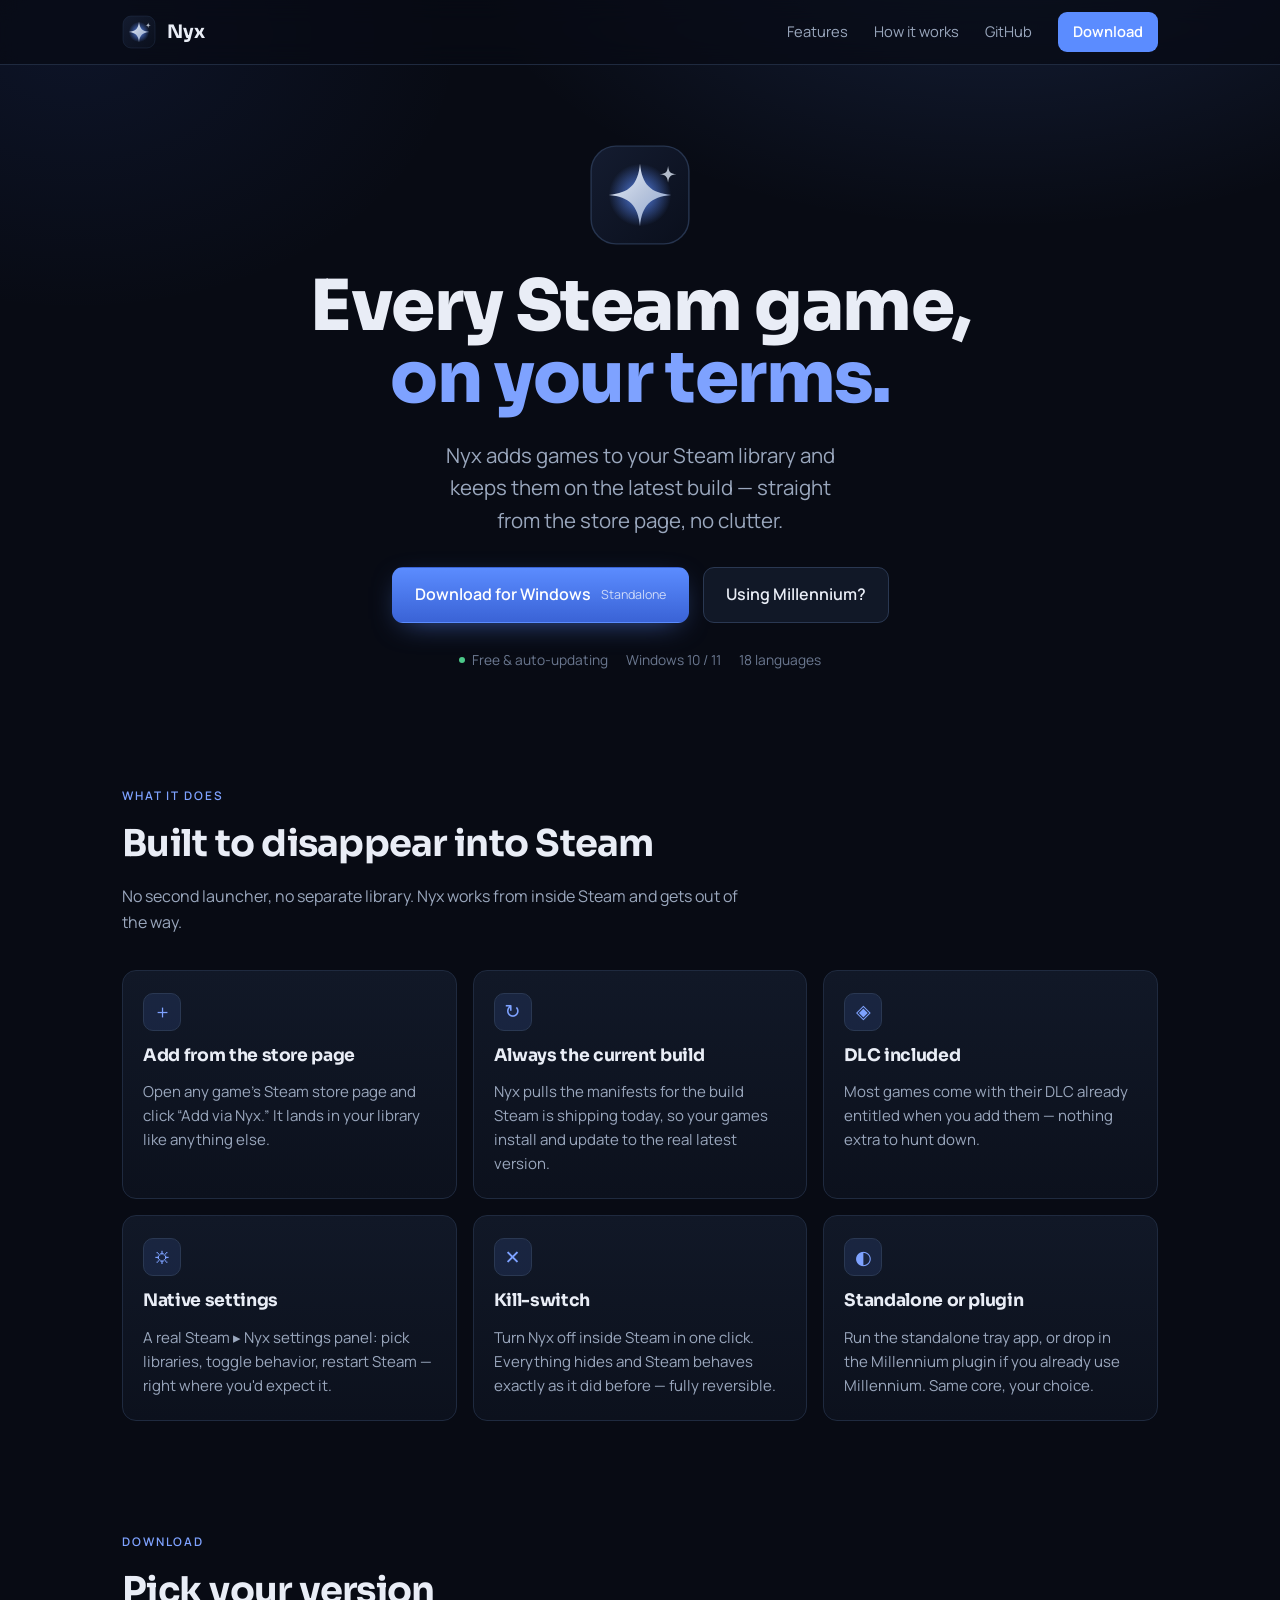
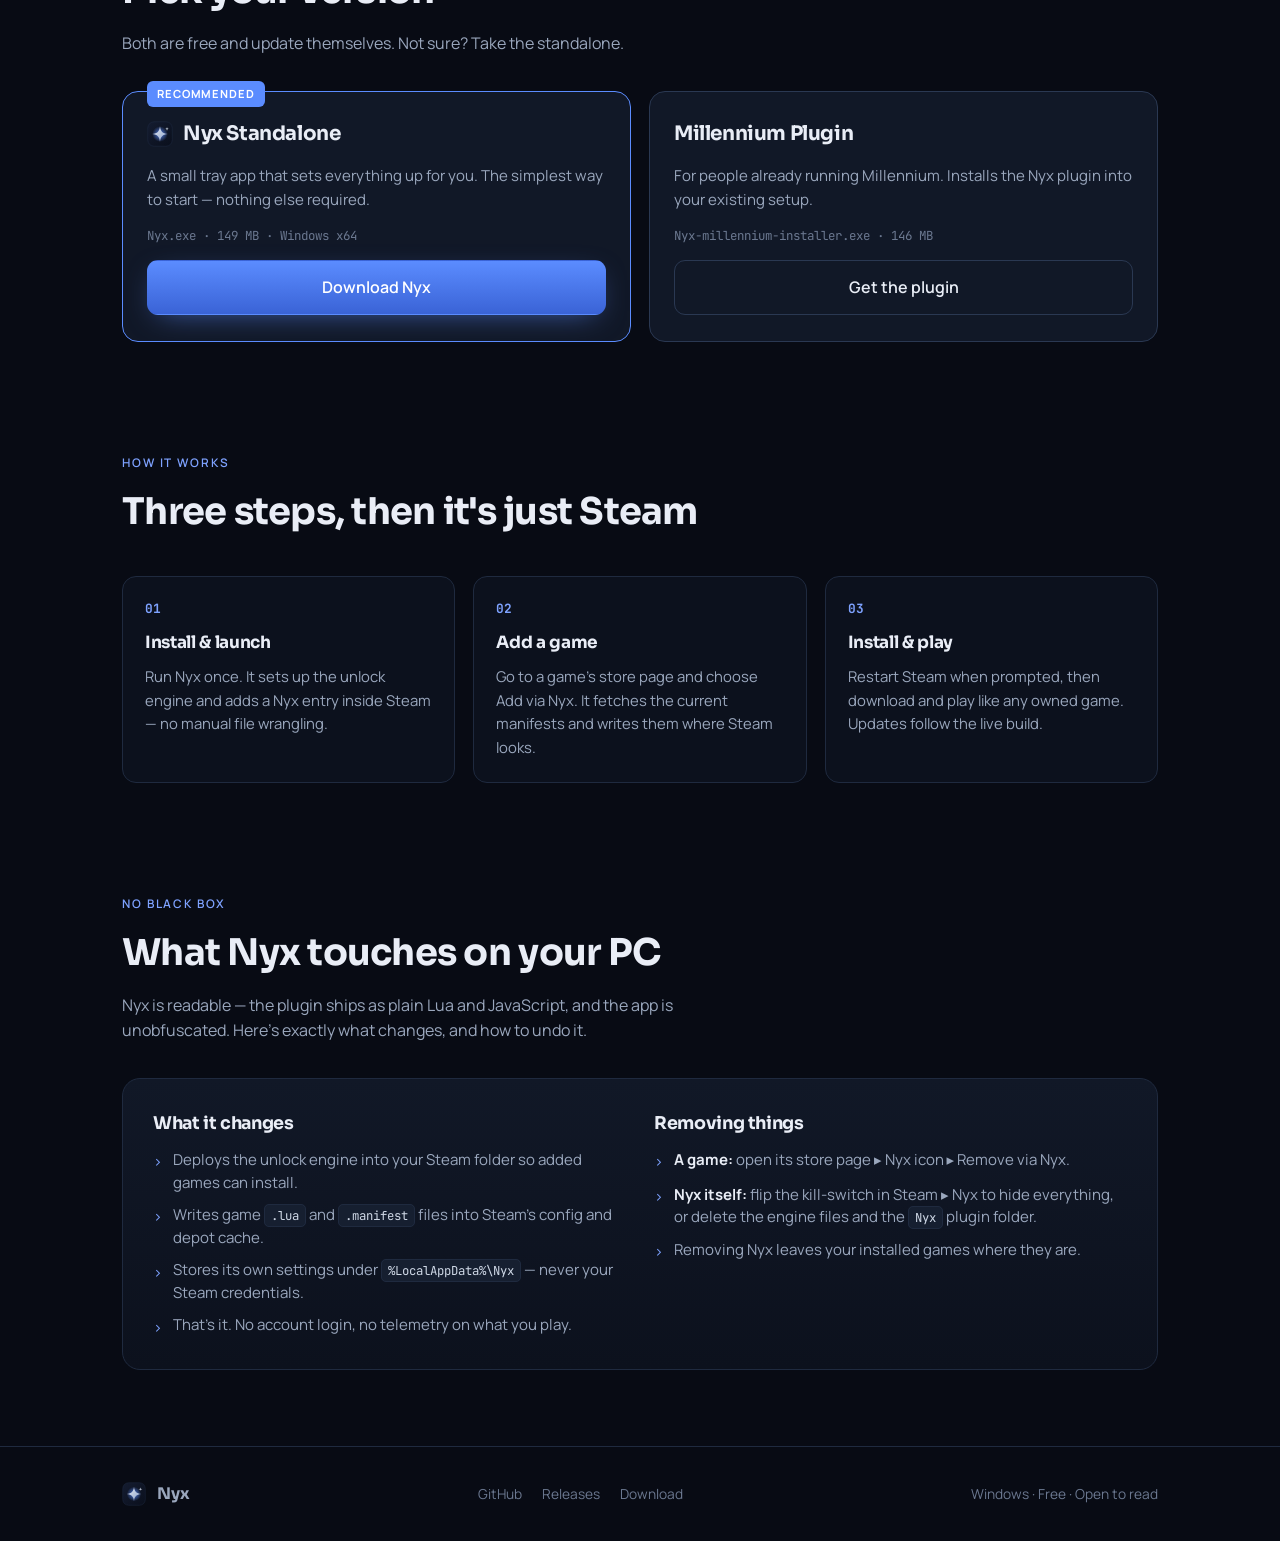
<file: site/index.html>
<!doctype html>
<html lang="en">
<head>
<meta charset="UTF-8">
<meta name="viewport" content="width=device-width, initial-scale=1, viewport-fit=cover">
<title>Nyx — Every Steam game, on your terms</title>
<meta name="description" content="Nyx adds games to your Steam library and keeps them on the latest build — straight from the store page, no clutter.">
<meta property="og:title" content="Nyx">
<meta property="og:description" content="Add any Steam game to your library and keep it on the latest build.">
<meta property="og:type" content="website">
<meta name="theme-color" content="#080b14">
<link rel="preconnect" href="https://fonts.googleapis.com">
<link rel="preconnect" href="https://fonts.gstatic.com" crossorigin>
<link href="https://fonts.googleapis.com/css2?family=Sora:wght@600;700;800&family=Manrope:wght@400;500;600;700&family=JetBrains+Mono:wght@400;700&display=swap" rel="stylesheet">
<style>
  :root{
    color-scheme: dark;
    --bg:#080b14;
    --bg-2:#0c111d;
    --surface:#111827;
    --surface-2:#161f30;
    --line:#1f2a3f;
    --line-2:#2a3852;
    --text:#e9edf6;
    --text-dim:#9aa7bd;
    --text-mute:#6b7890;
    --accent:#5b8cff;
    --accent-soft:#7ea2ff;
    --accent-deep:#3a63d6;
    --silver:#cfd8e6;
    --good:#4cc98a;
    --warn:#f0a850;
    --radius:14px;
    --gutter:22px;
    --maxw:1080px;
    --font-body:"Manrope",system-ui,-apple-system,"Segoe UI",sans-serif;
    --font-display:"Sora","Manrope",system-ui,sans-serif;
    --font-mono:"JetBrains Mono",ui-monospace,"SFMono-Regular",monospace;
  }
  *{box-sizing:border-box}
  html,body{margin:0}
  body{
    background:var(--bg);color:var(--text);
    font-family:var(--font-body);font-size:16px;line-height:1.6;
    -webkit-font-smoothing:antialiased;
    padding-top:env(safe-area-inset-top,0px);padding-bottom:env(safe-area-inset-bottom,0px);
    background-image:
      radial-gradient(900px 500px at 78% -8%, rgba(91,140,255,.16), transparent 60%),
      radial-gradient(700px 500px at 6% 4%, rgba(58,99,214,.10), transparent 55%);
    background-repeat:no-repeat;background-attachment:fixed;
  }
  img{max-width:100%}
  .wrap{max-width:var(--maxw);margin:0 auto;padding-inline:var(--gutter)}
  a{color:inherit;text-decoration:none}
  h1,h2,h3{font-family:var(--font-display);text-wrap:balance;margin:0;letter-spacing:-.02em;font-weight:700}
  p{margin:0}
  .eyebrow{font-size:.74rem;text-transform:uppercase;letter-spacing:.16em;color:var(--accent-soft);font-weight:600}

  header.nav{position:sticky;top:env(safe-area-inset-top,0px);z-index:20;
    backdrop-filter:blur(12px);background:rgba(8,11,20,.72);border-bottom:1px solid var(--line)}
  .nav-in{display:flex;align-items:center;gap:20px;height:64px}
  .brand{display:flex;align-items:center;gap:11px;font-family:var(--font-display);font-weight:700;font-size:1.16rem;letter-spacing:-.01em}
  .brand .tile{width:34px;height:34px;flex:none}
  .nav-links{margin-left:auto;display:flex;align-items:center;gap:26px}
  .nav-links a{font-size:.92rem;color:var(--text-dim);transition:color .15s}
  .nav-links a:hover{color:var(--text)}
  .nav-cta{padding:8px 15px;border-radius:9px;background:var(--accent);color:#fff !important;font-weight:600;font-size:.9rem}
  .nav-cta:hover{background:var(--accent-deep)}
  @media(max-width:640px){.nav-links a.hide-sm{display:none}}

  .hero{padding-block:78px 60px;text-align:center;display:flex;flex-direction:column;align-items:center;gap:24px}
  .mark-lg{width:104px;height:104px}
  .hero h1{font-size:clamp(2.6rem,7vw,4.4rem);line-height:1.02;font-weight:800}
  .hero h1 .glow{color:var(--accent-soft)}
  .lede{max-width:33ch;font-size:clamp(1.05rem,2.6vw,1.28rem);color:var(--text-dim)}
  .cta-row{display:flex;flex-wrap:wrap;gap:14px;justify-content:center;margin-top:6px}
  .btn{display:inline-flex;align-items:center;gap:10px;padding:14px 22px;border-radius:11px;font-weight:600;font-size:1rem;border:1px solid transparent;transition:transform .12s,background .15s,border-color .15s;cursor:pointer}
  .btn:hover{transform:translateY(-1px)}
  .btn-primary{background:linear-gradient(180deg,var(--accent),var(--accent-deep));color:#fff;box-shadow:0 8px 30px -12px rgba(91,140,255,.7)}
  .btn-ghost{background:var(--surface);border-color:var(--line-2);color:var(--text)}
  .btn-ghost:hover{border-color:var(--accent)}
  .btn small{font-weight:400;color:rgba(255,255,255,.72);font-size:.78rem}
  .btn-ghost small{color:var(--text-mute)}
  .meta-line{display:flex;gap:18px;flex-wrap:wrap;justify-content:center;color:var(--text-mute);font-size:.86rem;margin-top:2px}
  .meta-line span{display:inline-flex;align-items:center;gap:7px}
  .dot{width:6px;height:6px;border-radius:50%;background:var(--good)}

  section{padding-block:56px}
  .sec-head{display:flex;flex-direction:column;gap:10px;margin-bottom:34px;max-width:62ch}
  .sec-head h2{font-size:clamp(1.7rem,4vw,2.3rem)}
  .sec-head p{color:var(--text-dim)}

  .grid{display:grid;grid-template-columns:repeat(3,1fr);gap:16px}
  @media(max-width:840px){.grid{grid-template-columns:repeat(2,1fr)}}
  @media(max-width:540px){.grid{grid-template-columns:1fr}}
  .card{background:linear-gradient(180deg,var(--surface),var(--bg-2));border:1px solid var(--line);border-radius:var(--radius);padding:22px 20px;display:flex;flex-direction:column;gap:11px}
  .card .ic{width:38px;height:38px;border-radius:10px;display:grid;place-items:center;background:rgba(91,140,255,.12);border:1px solid var(--line-2);color:var(--accent-soft);font-size:1.2rem}
  .card h3{font-size:1.08rem}
  .card p{color:var(--text-dim);font-size:.94rem}

  .dl-grid{display:grid;grid-template-columns:1fr 1fr;gap:18px}
  @media(max-width:720px){.dl-grid{grid-template-columns:1fr}}
  .dl{position:relative;background:var(--surface);border:1px solid var(--line-2);border-radius:16px;padding:26px 24px;display:flex;flex-direction:column;gap:14px}
  .dl.rec{border-color:var(--accent)}
  .badge{position:absolute;top:-11px;left:24px;background:var(--accent);color:#fff;font-size:.7rem;font-weight:700;letter-spacing:.08em;text-transform:uppercase;padding:4px 10px;border-radius:6px}
  .dl h3{font-size:1.25rem;display:flex;align-items:center;gap:10px}
  .dl .sub{color:var(--text-dim);font-size:.94rem;flex:1}
  .dl .filemeta{font-family:var(--font-mono);font-size:.78rem;color:var(--text-mute)}
  .dl .btn{justify-content:center}

  .steps{display:grid;grid-template-columns:repeat(3,1fr);gap:18px;counter-reset:s}
  @media(max-width:720px){.steps{grid-template-columns:1fr}}
  .step{background:var(--bg-2);border:1px solid var(--line);border-radius:var(--radius);padding:22px;display:flex;flex-direction:column;gap:9px}
  .step .n{counter-increment:s;font-family:var(--font-mono);font-size:.8rem;color:var(--accent-soft);font-weight:700}
  .step .n::before{content:"0" counter(s)}
  .step h3{font-size:1.06rem}
  .step p{color:var(--text-dim);font-size:.93rem}

  .trans{background:linear-gradient(180deg,var(--surface),var(--bg-2));border:1px solid var(--line);border-radius:18px;padding:30px;display:grid;grid-template-columns:1fr 1fr;gap:28px}
  @media(max-width:720px){.trans{grid-template-columns:1fr;padding:24px}}
  .trans h3{font-size:1.1rem;margin-bottom:12px;display:flex;align-items:center;gap:9px}
  .trans ul{margin:0;padding-left:0;list-style:none;display:flex;flex-direction:column;gap:10px}
  .trans li{display:flex;gap:11px;color:var(--text-dim);font-size:.94rem;line-height:1.5}
  .trans li .b{color:var(--accent-soft);flex:none;margin-top:.15em}
  .trans code{font-family:var(--font-mono);font-size:.82em;background:var(--surface-2);padding:2px 6px;border-radius:5px;color:var(--silver);border:1px solid var(--line)}

  footer{border-top:1px solid var(--line);padding-block:34px;margin-top:20px}
  .foot-in{display:flex;flex-wrap:wrap;gap:16px;align-items:center;justify-content:space-between;color:var(--text-mute);font-size:.86rem}
  .foot-in .brand{font-size:1rem;color:var(--text-dim)}
  .foot-links{display:flex;gap:20px}
  .foot-links a{color:var(--text-mute)}
  .foot-links a:hover{color:var(--text)}

  @media(prefers-reduced-motion:no-preference){
    .twinkle{animation:tw 4.5s ease-in-out infinite}
    @keyframes tw{0%,100%{opacity:.55;transform:scale(.94)}50%{opacity:1;transform:scale(1.06)}}
  }
</style>
</head>
<body>

<svg width="0" height="0" style="position:absolute" aria-hidden="true">
  <defs>
    <linearGradient id="tile" x1="0" y1="0" x2="1" y2="1">
      <stop offset="0" stop-color="#141c30"/><stop offset="1" stop-color="#0a0f1c"/>
    </linearGradient>
    <linearGradient id="star" x1="0" y1="0" x2="1" y2="1">
      <stop offset="0" stop-color="#eaf0fb"/><stop offset=".5" stop-color="#b9c6dd"/><stop offset="1" stop-color="#8ba3cf"/>
    </linearGradient>
    <radialGradient id="halo" cx="50%" cy="50%" r="50%">
      <stop offset="0" stop-color="#5b8cff" stop-opacity=".9"/><stop offset="1" stop-color="#5b8cff" stop-opacity="0"/>
    </radialGradient>
  </defs>
</svg>

<template id="sparkle">
  <svg viewBox="0 0 100 100" fill="none" xmlns="http://www.w3.org/2000/svg">
    <rect x="3" y="3" width="94" height="94" rx="24" fill="url(#tile)" stroke="#26344e" stroke-width="1.4"/>
    <circle class="twinkle" cx="50" cy="50" r="30" fill="url(#halo)"/>
    <path d="M50 20 C52 40 60 48 80 50 C60 52 52 60 50 80 C48 60 40 52 20 50 C40 48 48 40 50 20 Z" fill="url(#star)"/>
    <path d="M77 22 C77.8 28 79 29.2 85 30 C79 30.8 77.8 32 77 38 C76.2 32 75 30.8 69 30 C75 29.2 76.2 28 77 22 Z" fill="#cfd8e6" opacity=".85"/>
  </svg>
</template>

<header class="nav">
  <div class="wrap nav-in">
    <a class="brand" href="#top"><span class="tile" data-mark></span>Nyx</a>
    <nav class="nav-links">
      <a class="hide-sm" href="#features">Features</a>
      <a class="hide-sm" href="#how">How it works</a>
      <a href="https://github.com/cheapmanga/nyx-releases">GitHub</a>
      <a class="nav-cta" href="#download">Download</a>
    </nav>
  </div>
</header>

<main id="top">
<section class="hero wrap">
  <span class="mark-lg" data-mark aria-hidden="true"></span>
  <h1>Every Steam game,<br><span class="glow">on your terms.</span></h1>
  <p class="lede">Nyx adds games to your Steam library and keeps them on the latest build — straight from the store page, no clutter.</p>
  <div class="cta-row">
    <a class="btn btn-primary" href="https://github.com/cheapmanga/nyx-releases/releases/download/v0.2.0/Nyx.exe">
      Download for Windows <small>Standalone</small>
    </a>
    <a class="btn btn-ghost" href="#download">Using Millennium?</a>
  </div>
  <div class="meta-line">
    <span><span class="dot"></span>Free &amp; auto-updating</span>
    <span>Windows 10 / 11</span>
    <span>18 languages</span>
  </div>
</section>

<section id="features" class="wrap">
  <div class="sec-head">
    <span class="eyebrow">What it does</span>
    <h2>Built to disappear into Steam</h2>
    <p>No second launcher, no separate library. Nyx works from inside Steam and gets out of the way.</p>
  </div>
  <div class="grid">
    <div class="card">
      <div class="ic">＋</div>
      <h3>Add from the store page</h3>
      <p>Open any game's Steam store page and click “Add via Nyx.” It lands in your library like anything else.</p>
    </div>
    <div class="card">
      <div class="ic">↻</div>
      <h3>Always the current build</h3>
      <p>Nyx pulls the manifests for the build Steam is shipping today, so your games install and update to the real latest version.</p>
    </div>
    <div class="card">
      <div class="ic">◈</div>
      <h3>DLC included</h3>
      <p>Most games come with their DLC already entitled when you add them — nothing extra to hunt down.</p>
    </div>
    <div class="card">
      <div class="ic">⛭</div>
      <h3>Native settings</h3>
      <p>A real Steam ▸ Nyx settings panel: pick libraries, toggle behavior, restart Steam — right where you'd expect it.</p>
    </div>
    <div class="card">
      <div class="ic">✕</div>
      <h3>Kill-switch</h3>
      <p>Turn Nyx off inside Steam in one click. Everything hides and Steam behaves exactly as it did before — fully reversible.</p>
    </div>
    <div class="card">
      <div class="ic">◐</div>
      <h3>Standalone or plugin</h3>
      <p>Run the standalone tray app, or drop in the Millennium plugin if you already use Millennium. Same core, your choice.</p>
    </div>
  </div>
</section>

<section id="download" class="wrap">
  <div class="sec-head">
    <span class="eyebrow">Download</span>
    <h2>Pick your version</h2>
    <p>Both are free and update themselves. Not sure? Take the standalone.</p>
  </div>
  <div class="dl-grid">
    <div class="dl rec">
      <span class="badge">Recommended</span>
      <h3><span class="tile" style="width:26px;height:26px" data-mark></span>Nyx Standalone</h3>
      <p class="sub">A small tray app that sets everything up for you. The simplest way to start — nothing else required.</p>
      <p class="filemeta">Nyx.exe · 149 MB · Windows x64</p>
      <a class="btn btn-primary" href="https://github.com/cheapmanga/nyx-releases/releases/download/v0.2.0/Nyx.exe">Download Nyx</a>
    </div>
    <div class="dl">
      <h3>Millennium Plugin</h3>
      <p class="sub">For people already running Millennium. Installs the Nyx plugin into your existing setup.</p>
      <p class="filemeta">Nyx-millennium-installer.exe · 146 MB</p>
      <a class="btn btn-ghost" href="https://github.com/cheapmanga/nyx-releases/releases/download/v0.2.0/Nyx-millennium-installer.exe">Get the plugin</a>
    </div>
  </div>
</section>

<section id="how" class="wrap">
  <div class="sec-head">
    <span class="eyebrow">How it works</span>
    <h2>Three steps, then it's just Steam</h2>
  </div>
  <div class="steps">
    <div class="step">
      <span class="n"></span>
      <h3>Install &amp; launch</h3>
      <p>Run Nyx once. It sets up the unlock engine and adds a Nyx entry inside Steam — no manual file wrangling.</p>
    </div>
    <div class="step">
      <span class="n"></span>
      <h3>Add a game</h3>
      <p>Go to a game's store page and choose Add via Nyx. It fetches the current manifests and writes them where Steam looks.</p>
    </div>
    <div class="step">
      <span class="n"></span>
      <h3>Install &amp; play</h3>
      <p>Restart Steam when prompted, then download and play like any owned game. Updates follow the live build.</p>
    </div>
  </div>
</section>

<section class="wrap">
  <div class="sec-head">
    <span class="eyebrow">No black box</span>
    <h2>What Nyx touches on your PC</h2>
    <p>Nyx is readable — the plugin ships as plain Lua and JavaScript, and the app is unobfuscated. Here's exactly what changes, and how to undo it.</p>
  </div>
  <div class="trans">
    <div>
      <h3>What it changes</h3>
      <ul>
        <li><span class="b">›</span><span>Deploys the unlock engine into your Steam folder so added games can install.</span></li>
        <li><span class="b">›</span><span>Writes game <code>.lua</code> and <code>.manifest</code> files into Steam's config and depot cache.</span></li>
        <li><span class="b">›</span><span>Stores its own settings under <code>%LocalAppData%\Nyx</code> — never your Steam credentials.</span></li>
        <li><span class="b">›</span><span>That's it. No account login, no telemetry on what you play.</span></li>
      </ul>
    </div>
    <div>
      <h3>Removing things</h3>
      <ul>
        <li><span class="b">›</span><span><b style="color:var(--text)">A game:</b> open its store page ▸ Nyx icon ▸ Remove via Nyx.</span></li>
        <li><span class="b">›</span><span><b style="color:var(--text)">Nyx itself:</b> flip the kill-switch in Steam ▸ Nyx to hide everything, or delete the engine files and the <code>Nyx</code> plugin folder.</span></li>
        <li><span class="b">›</span><span>Removing Nyx leaves your installed games where they are.</span></li>
      </ul>
    </div>
  </div>
</section>
</main>

<footer>
  <div class="wrap foot-in">
    <a class="brand" href="#top"><span class="tile" style="width:24px;height:24px" data-mark></span>Nyx</a>
    <div class="foot-links">
      <a href="https://github.com/cheapmanga/nyx-releases">GitHub</a>
      <a href="https://github.com/cheapmanga/nyx-releases/releases">Releases</a>
      <a href="#download">Download</a>
    </div>
    <span>Windows · Free · Open to read</span>
  </div>
</footer>

<script>
  (function(){
    var tpl=document.getElementById('sparkle');
    document.querySelectorAll('[data-mark]').forEach(function(el){
      el.appendChild(tpl.content.cloneNode(true));
    });
  })();
</script>
</body>
</html>
</file>
